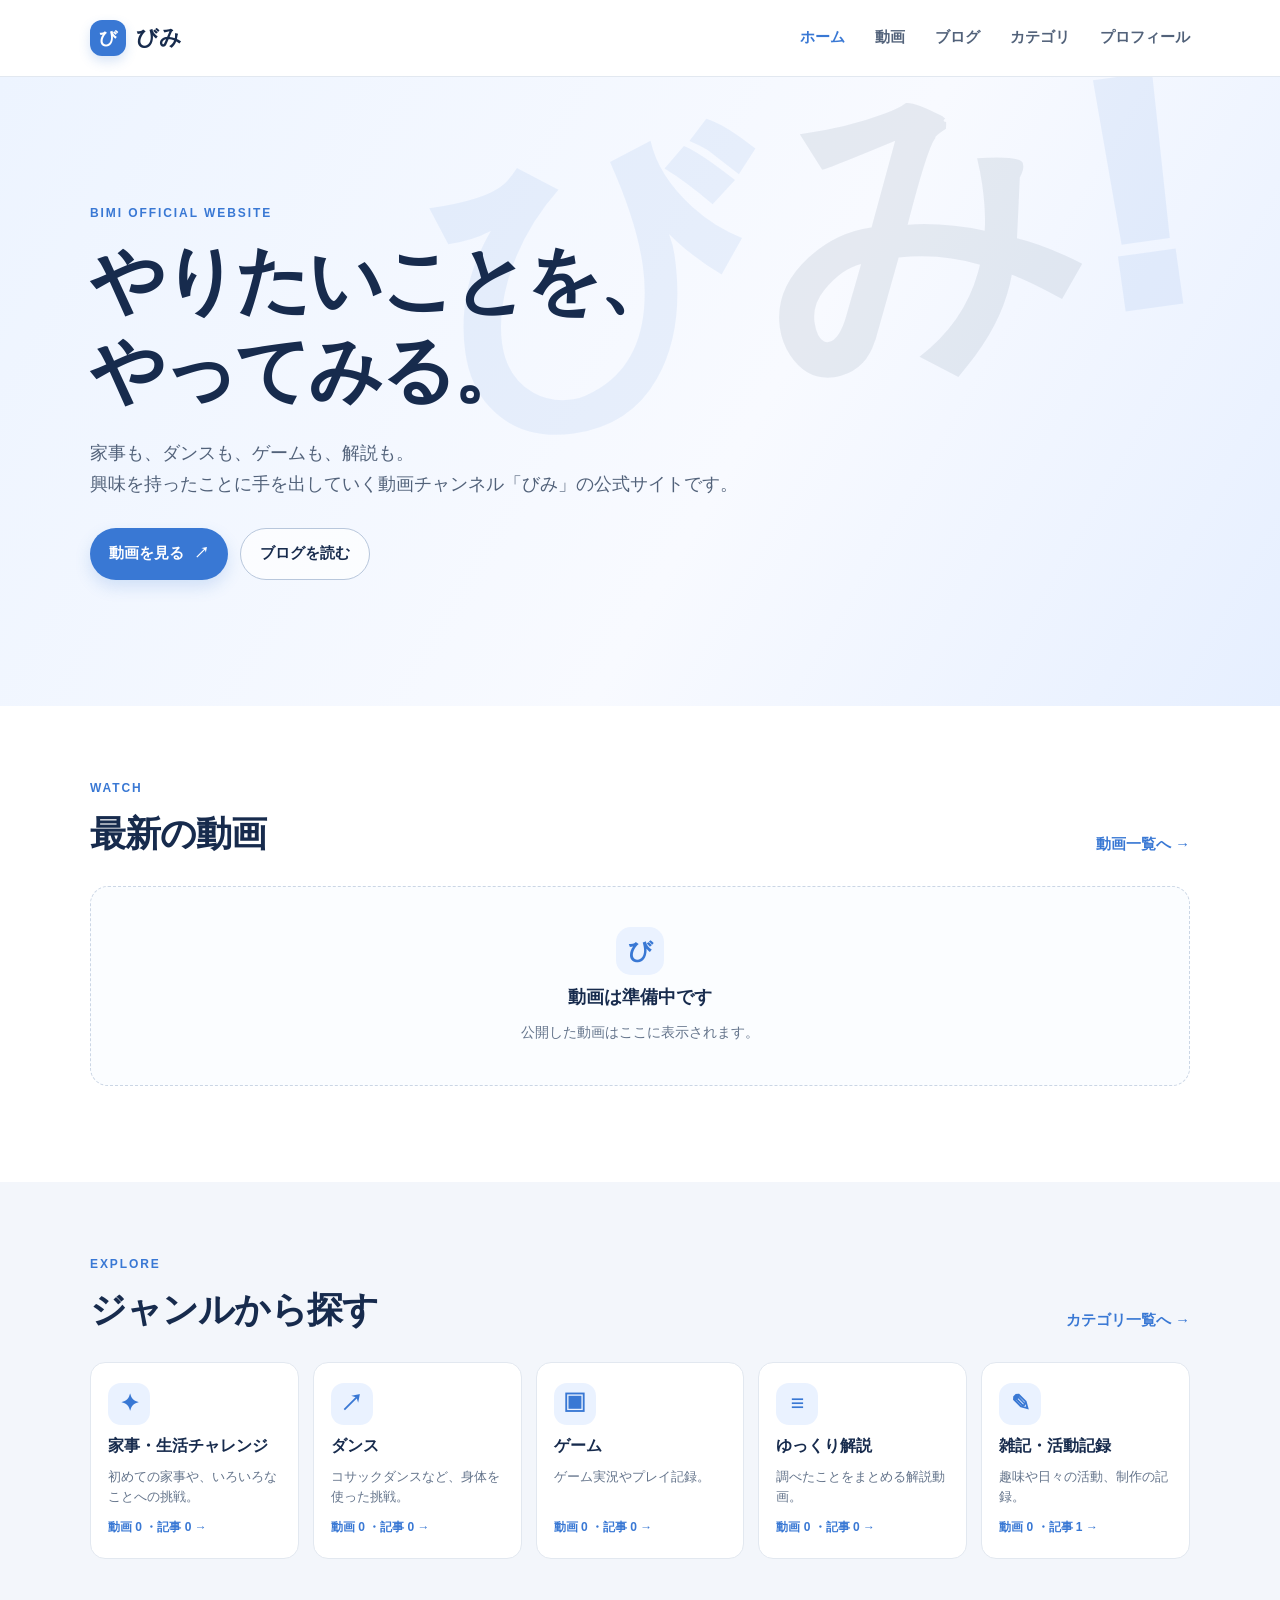
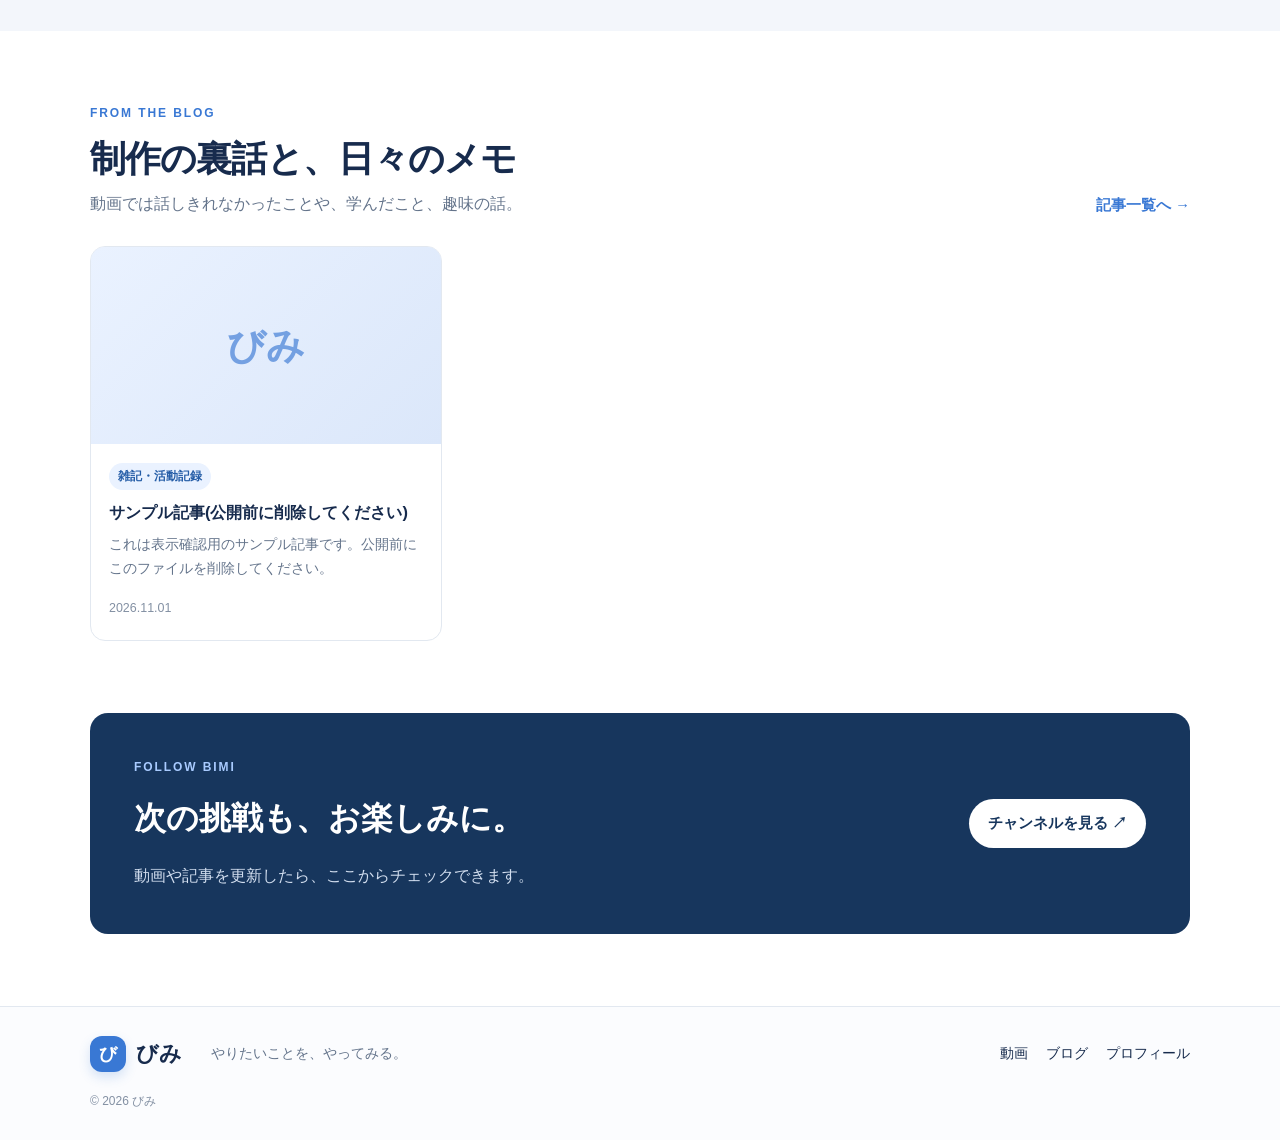
<file: index.html>
<!doctype html>
<html lang="ja">
<head>
  <meta charset="utf-8">
  <meta name="viewport" content="width=device-width, initial-scale=1">
  <meta name="description" content="動画チャンネル「びみ」の公式サイト。動画、制作の裏話、学んだこと、趣味の記録を発信します。">
  <title>びみ | 公式サイト</title>
  <link rel="stylesheet" href="assets/css/style.css">
  <script src="assets/js/data.js" defer></script><script src="assets/js/posts.js" defer></script>
  <script src="assets/js/main.js" defer></script>
</head>
<body>
  <header class="site-header">
    <div class="container header-inner">
      <a class="brand" href="index.html" aria-label="びみ ホーム"><span class="brand-mark">び</span><span>びみ</span></a>
      <button class="menu-toggle" aria-expanded="false" aria-controls="site-nav">メニュー</button>
      <nav id="site-nav" class="site-nav">
        <a class="active" href="index.html">ホーム</a>
        <a href="videos.html">動画</a>
        <a href="blog.html">ブログ</a>
        <a href="categories.html">カテゴリ</a>
        <a href="about.html">プロフィール</a>
      </nav>
    </div>
  </header>

  <main>
    <section class="hero">
      <div class="container hero-content">
        <p class="eyebrow">BIMI OFFICIAL WEBSITE</p>
        <h1>やりたいことを、<br>やってみる。</h1>
        <p class="hero-copy">家事も、ダンスも、ゲームも、解説も。<br>興味を持ったことに手を出していく動画チャンネル「びみ」の公式サイトです。</p>
        <div class="button-row">
          <a class="button button-primary" href="videos.html">動画を見る <span aria-hidden="true">↗</span></a>
          <a class="button button-ghost" href="blog.html">ブログを読む</a>
        </div>
      </div>
      <div class="hero-decoration" aria-hidden="true"><span>び</span><span>み</span><span>!</span></div>
    </section>

    <section class="section container">
      <div class="section-heading">
        <div><p class="eyebrow">WATCH</p><h2>最新の動画</h2></div>
        <a class="text-link" href="videos.html">動画一覧へ <span aria-hidden="true">→</span></a>
      </div>
      <div id="featured-video" class="featured-video"></div>
      <div id="video-grid" class="card-grid video-grid"></div>
    </section>

    <section class="section section-muted">
      <div class="container">
        <div class="section-heading">
          <div><p class="eyebrow">EXPLORE</p><h2>ジャンルから探す</h2></div>
          <a class="text-link" href="categories.html">カテゴリ一覧へ <span aria-hidden="true">→</span></a>
        </div>
        <div id="category-grid" class="category-grid"></div>
      </div>
    </section>

    <section class="section container">
      <div class="section-heading">
        <div><p class="eyebrow">FROM THE BLOG</p><h2>制作の裏話と、日々のメモ</h2><p class="section-description">動画では話しきれなかったことや、学んだこと、趣味の話。</p></div>
        <a class="text-link" href="blog.html">記事一覧へ <span aria-hidden="true">→</span></a>
      </div>
      <div id="latest-posts" class="card-grid post-grid"></div>
    </section>

    <section class="container subscribe-banner">
      <div><p class="eyebrow">FOLLOW BIMI</p><h2>次の挑戦も、お楽しみに。</h2><p>動画や記事を更新したら、ここからチェックできます。</p></div>
      <a class="button button-light" id="channel-link" href="videos.html">チャンネルを見る ↗</a>
    </section>
  </main>

  <footer class="site-footer">
    <div class="container footer-inner"><a class="brand" href="index.html"><span class="brand-mark">び</span><span>びみ</span></a><p>やりたいことを、やってみる。</p><nav><a href="videos.html">動画</a><a href="blog.html">ブログ</a><a href="about.html">プロフィール</a></nav><small>© <span id="year"></span> びみ</small></div>
  </footer>
</body>
</html>
</file>
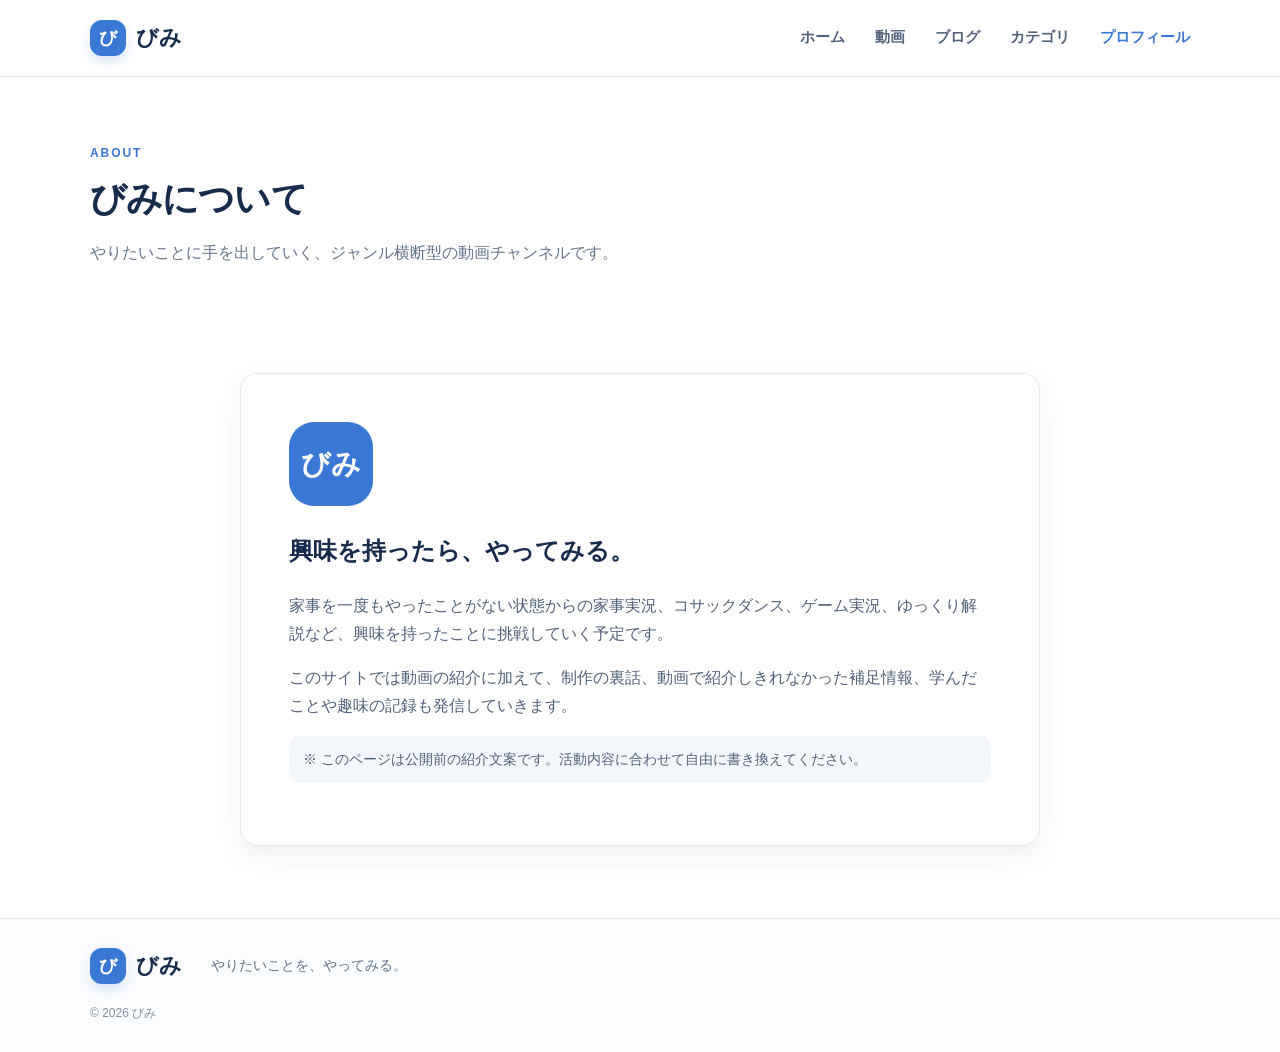
<file: about.html>
<!doctype html>
<html lang="ja"><head><meta charset="utf-8"><meta name="viewport" content="width=device-width, initial-scale=1"><meta name="description" content="動画チャンネルびみについて"><title>プロフィール | びみ</title><link rel="stylesheet" href="assets/css/style.css"></head>
<body><header class="site-header"><div class="container header-inner"><a class="brand" href="index.html"><span class="brand-mark">び</span><span>びみ</span></a><button class="menu-toggle" aria-expanded="false" aria-controls="site-nav">メニュー</button><nav id="site-nav" class="site-nav"><a href="index.html">ホーム</a><a href="videos.html">動画</a><a href="blog.html">ブログ</a><a href="categories.html">カテゴリ</a><a class="active" href="about.html">プロフィール</a></nav></div></header>
<main><section class="page-hero container"><p class="eyebrow">ABOUT</p><h1>びみについて</h1><p>やりたいことに手を出していく、ジャンル横断型の動画チャンネルです。</p></section><section class="section container narrow"><div class="about-card"><div class="about-symbol">びみ</div><h2>興味を持ったら、やってみる。</h2><p>家事を一度もやったことがない状態からの家事実況、コサックダンス、ゲーム実況、ゆっくり解説など、興味を持ったことに挑戦していく予定です。</p><p>このサイトでは動画の紹介に加えて、制作の裏話、動画で紹介しきれなかった補足情報、学んだことや趣味の記録も発信していきます。</p><p class="note">※ このページは公開前の紹介文案です。活動内容に合わせて自由に書き換えてください。</p></div></section></main>
<footer class="site-footer"><div class="container footer-inner"><a class="brand" href="index.html"><span class="brand-mark">び</span><span>びみ</span></a><p>やりたいことを、やってみる。</p><small>© <span id="year"></span> びみ</small></div></footer><script src="assets/js/main.js" defer></script></body></html>
</file>
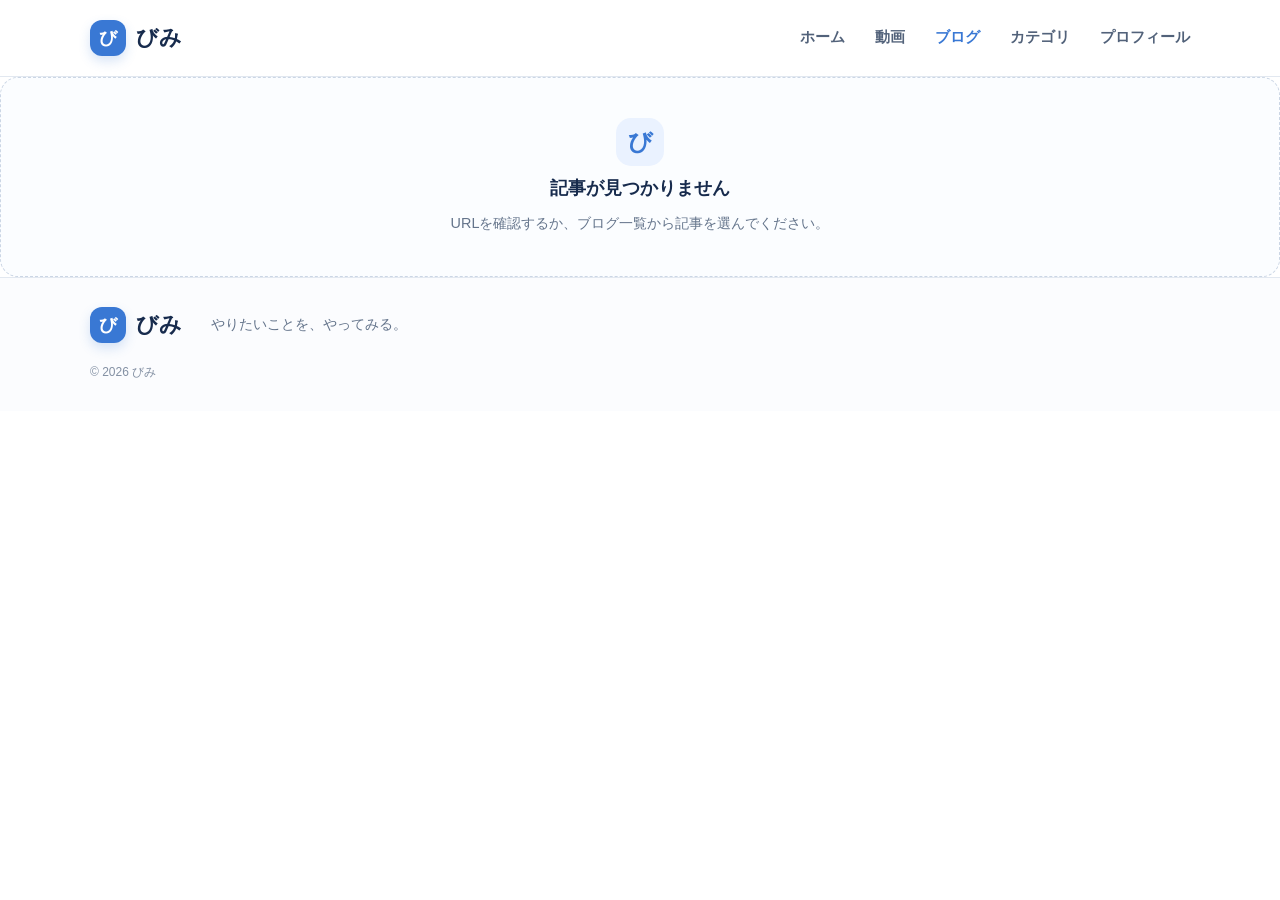
<file: article.html>
<!doctype html>
<html lang="ja"><head><meta charset="utf-8"><meta name="viewport" content="width=device-width, initial-scale=1"><meta name="description" content="びみのブログ記事"><title>記事 | びみ</title><link rel="stylesheet" href="assets/css/style.css"><script src="assets/js/data.js" defer></script><script src="assets/js/posts.js" defer></script><script src="assets/js/main.js" defer></script></head>
<body><header class="site-header"><div class="container header-inner"><a class="brand" href="index.html"><span class="brand-mark">び</span><span>びみ</span></a><button class="menu-toggle" aria-expanded="false" aria-controls="site-nav">メニュー</button><nav id="site-nav" class="site-nav"><a href="index.html">ホーム</a><a href="videos.html">動画</a><a class="active" href="blog.html">ブログ</a><a href="categories.html">カテゴリ</a><a href="about.html">プロフィール</a></nav></div></header>
<main id="article-content"><div class="section container"><p>記事を読み込んでいます…</p></div></main>
<footer class="site-footer"><div class="container footer-inner"><a class="brand" href="index.html"><span class="brand-mark">び</span><span>びみ</span></a><p>やりたいことを、やってみる。</p><small>© <span id="year"></span> びみ</small></div></footer></body></html>
</file>
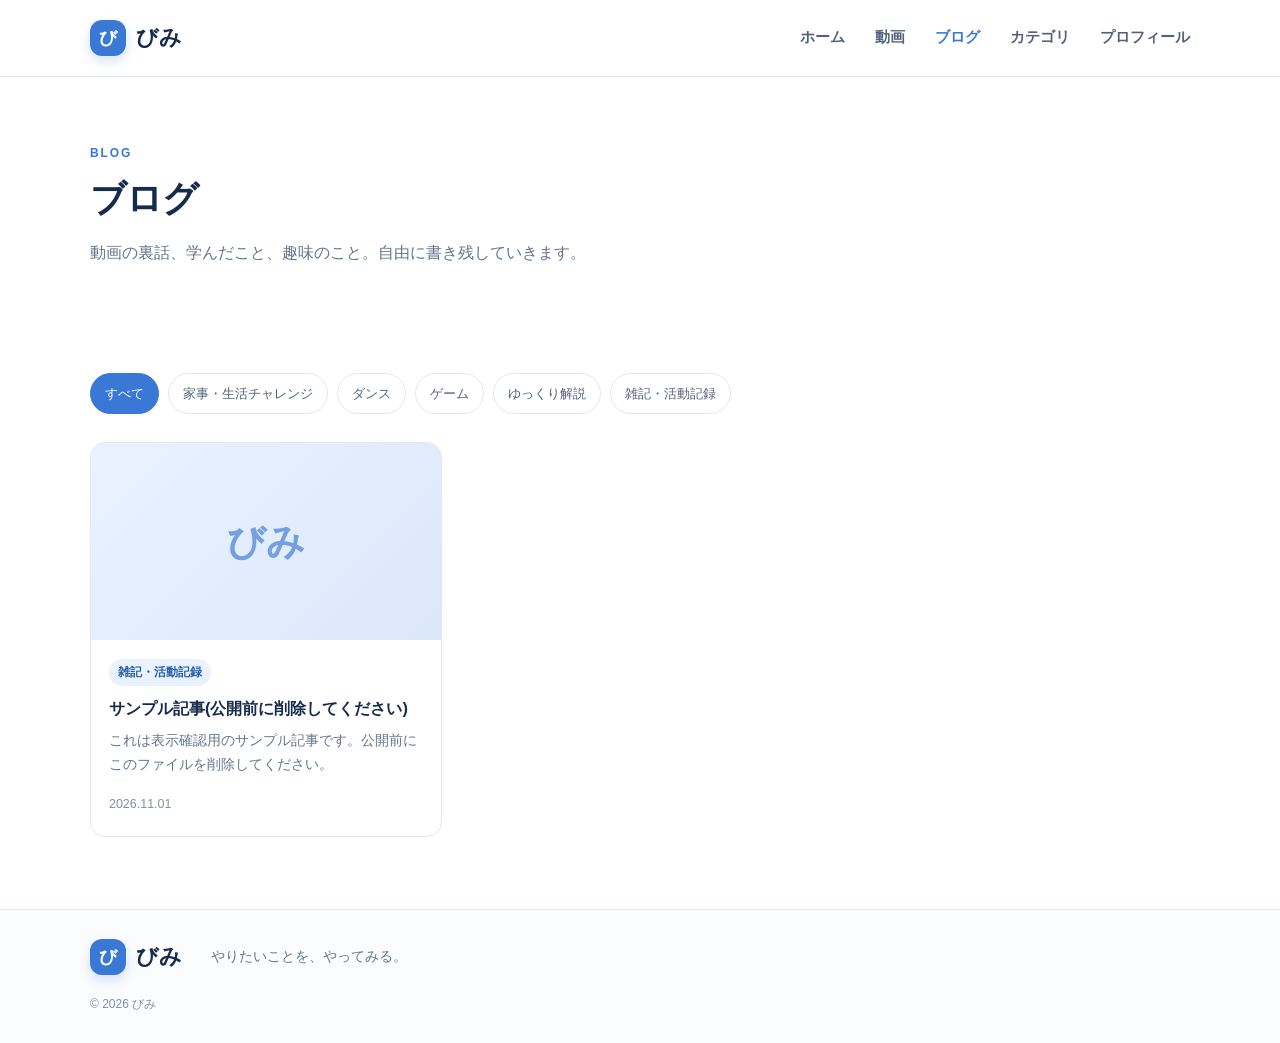
<file: blog.html>
<!doctype html>
<html lang="ja"><head><meta charset="utf-8"><meta name="viewport" content="width=device-width, initial-scale=1"><meta name="description" content="びみの制作裏話、学習メモ、趣味の記録"><title>ブログ | びみ</title><link rel="stylesheet" href="assets/css/style.css"><script src="assets/js/data.js" defer></script><script src="assets/js/posts.js" defer></script><script src="assets/js/main.js" defer></script></head>
<body><header class="site-header"><div class="container header-inner"><a class="brand" href="index.html"><span class="brand-mark">び</span><span>びみ</span></a><button class="menu-toggle" aria-expanded="false" aria-controls="site-nav">メニュー</button><nav id="site-nav" class="site-nav"><a href="index.html">ホーム</a><a href="videos.html">動画</a><a class="active" href="blog.html">ブログ</a><a href="categories.html">カテゴリ</a><a href="about.html">プロフィール</a></nav></div></header>
<main><section class="page-hero container"><p class="eyebrow">BLOG</p><h1>ブログ</h1><p>動画の裏話、学んだこと、趣味のこと。自由に書き残していきます。</p></section><section class="section container"><div id="post-filters" class="filter-row"></div><div id="all-posts" class="card-grid post-grid"></div></section></main>
<footer class="site-footer"><div class="container footer-inner"><a class="brand" href="index.html"><span class="brand-mark">び</span><span>びみ</span></a><p>やりたいことを、やってみる。</p><small>© <span id="year"></span> びみ</small></div></footer></body></html>
</file>
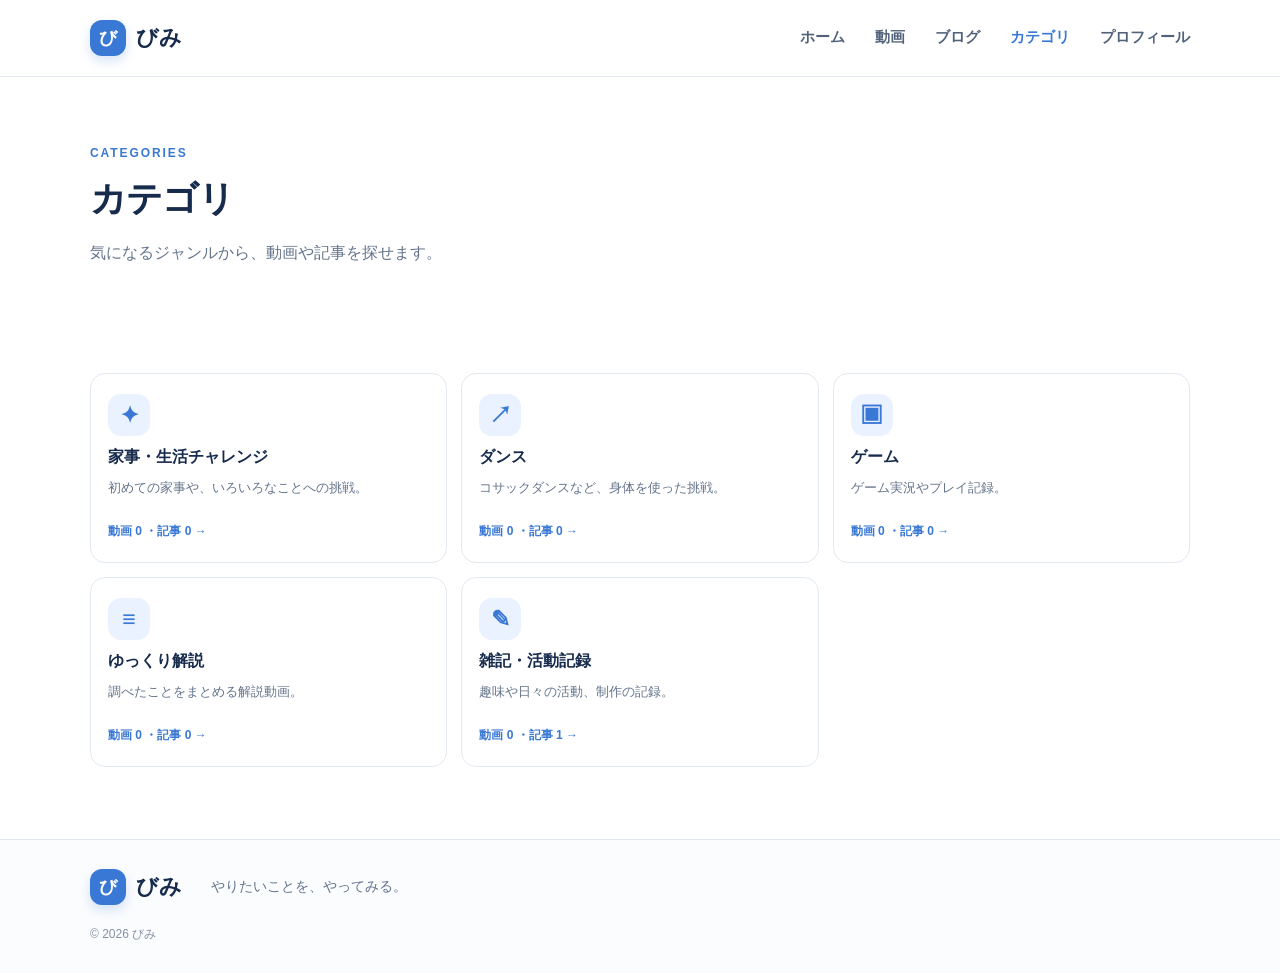
<file: categories.html>
<!doctype html>
<html lang="ja"><head><meta charset="utf-8"><meta name="viewport" content="width=device-width, initial-scale=1"><meta name="description" content="びみのコンテンツをカテゴリから探す"><title>カテゴリ | びみ</title><link rel="stylesheet" href="assets/css/style.css"><script src="assets/js/data.js" defer></script><script src="assets/js/posts.js" defer></script><script src="assets/js/main.js" defer></script></head>
<body><header class="site-header"><div class="container header-inner"><a class="brand" href="index.html"><span class="brand-mark">び</span><span>びみ</span></a><button class="menu-toggle" aria-expanded="false" aria-controls="site-nav">メニュー</button><nav id="site-nav" class="site-nav"><a href="index.html">ホーム</a><a href="videos.html">動画</a><a href="blog.html">ブログ</a><a class="active" href="categories.html">カテゴリ</a><a href="about.html">プロフィール</a></nav></div></header>
<main><section class="page-hero container"><p class="eyebrow">CATEGORIES</p><h1>カテゴリ</h1><p>気になるジャンルから、動画や記事を探せます。</p></section><section class="section container"><div id="all-categories" class="category-grid category-grid-large"></div></section></main>
<footer class="site-footer"><div class="container footer-inner"><a class="brand" href="index.html"><span class="brand-mark">び</span><span>びみ</span></a><p>やりたいことを、やってみる。</p><small>© <span id="year"></span> びみ</small></div></footer></body></html>
</file>
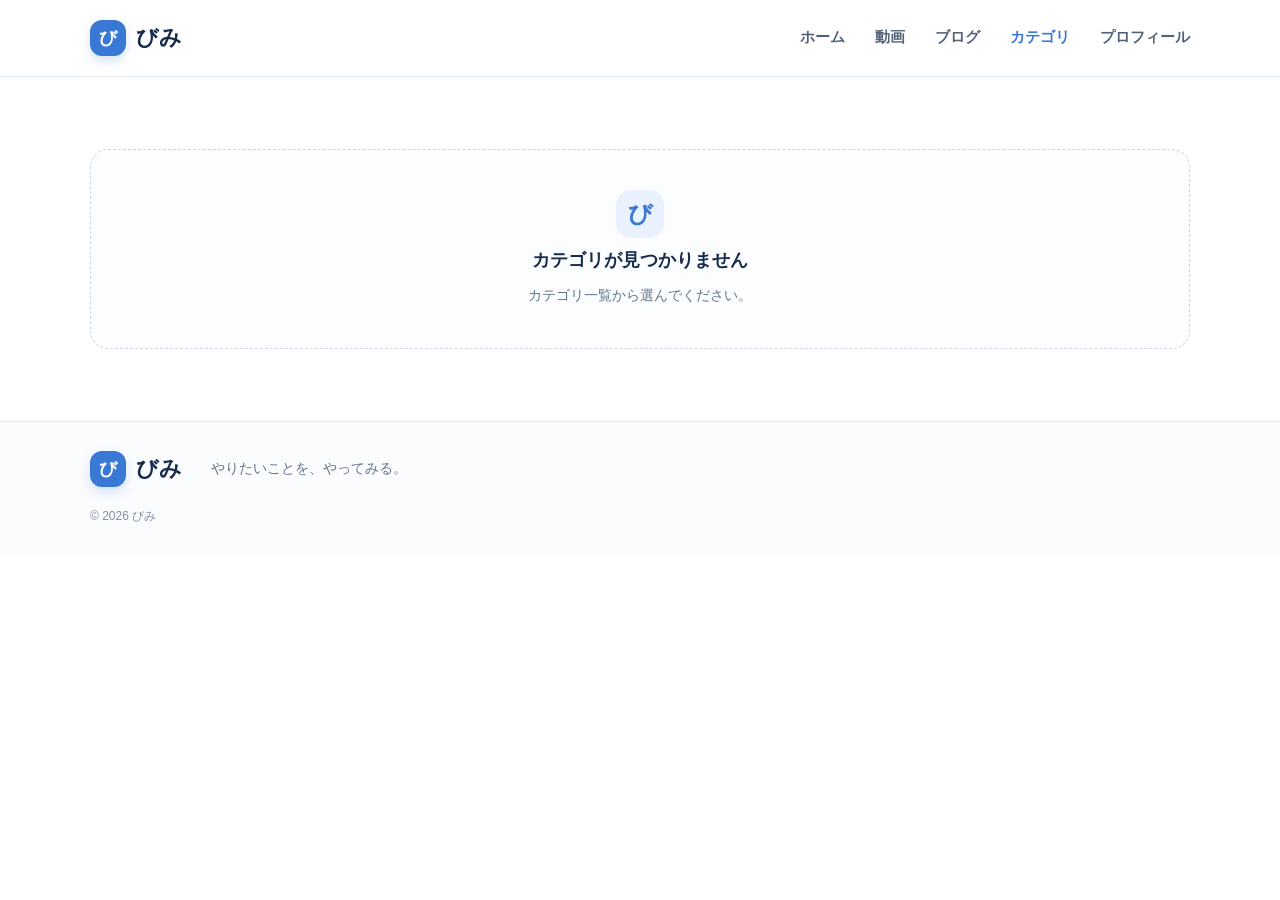
<file: category.html>
<!doctype html>
<html lang="ja"><head><meta charset="utf-8"><meta name="viewport" content="width=device-width, initial-scale=1"><meta name="description" content="びみのカテゴリ"><title>カテゴリ | びみ</title><link rel="stylesheet" href="assets/css/style.css"><script src="assets/js/data.js" defer></script><script src="assets/js/posts.js" defer></script><script src="assets/js/main.js" defer></script></head>
<body><header class="site-header"><div class="container header-inner"><a class="brand" href="index.html"><span class="brand-mark">び</span><span>びみ</span></a><button class="menu-toggle" aria-expanded="false" aria-controls="site-nav">メニュー</button><nav id="site-nav" class="site-nav"><a href="index.html">ホーム</a><a href="videos.html">動画</a><a href="blog.html">ブログ</a><a class="active" href="categories.html">カテゴリ</a><a href="about.html">プロフィール</a></nav></div></header>
<main id="category-content"><div class="section container"><p>カテゴリを読み込んでいます…</p></div></main>
<footer class="site-footer"><div class="container footer-inner"><a class="brand" href="index.html"><span class="brand-mark">び</span><span>びみ</span></a><p>やりたいことを、やってみる。</p><small>© <span id="year"></span> びみ</small></div></footer></body></html>
</file>
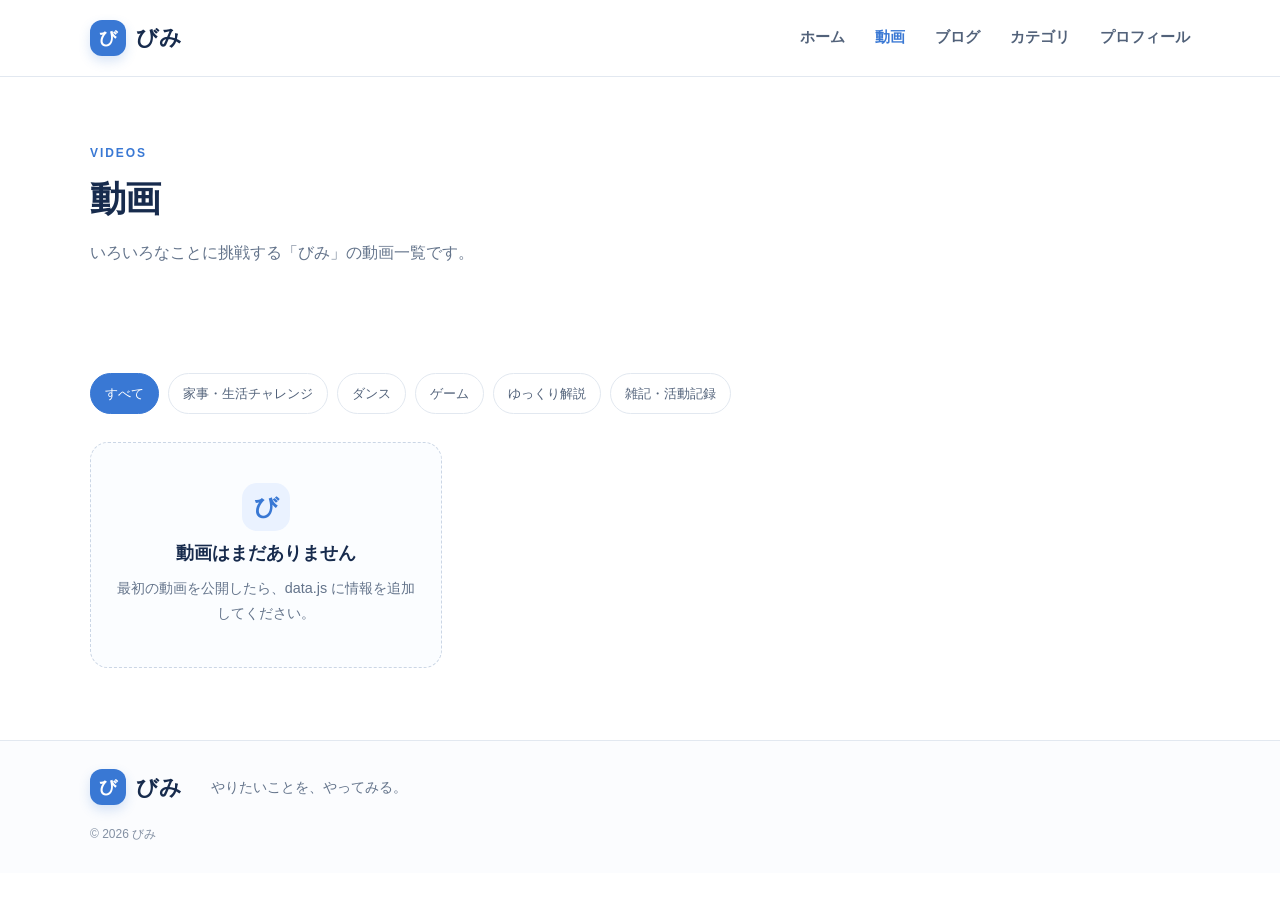
<file: videos.html>
<!doctype html>
<html lang="ja"><head><meta charset="utf-8"><meta name="viewport" content="width=device-width, initial-scale=1"><meta name="description" content="びみの動画一覧"><title>動画一覧 | びみ</title><link rel="stylesheet" href="assets/css/style.css"><script src="assets/js/data.js" defer></script><script src="assets/js/posts.js" defer></script><script src="assets/js/main.js" defer></script></head>
<body><header class="site-header"><div class="container header-inner"><a class="brand" href="index.html"><span class="brand-mark">び</span><span>びみ</span></a><button class="menu-toggle" aria-expanded="false" aria-controls="site-nav">メニュー</button><nav id="site-nav" class="site-nav"><a href="index.html">ホーム</a><a class="active" href="videos.html">動画</a><a href="blog.html">ブログ</a><a href="categories.html">カテゴリ</a><a href="about.html">プロフィール</a></nav></div></header>
<main><section class="page-hero container"><p class="eyebrow">VIDEOS</p><h1>動画</h1><p>いろいろなことに挑戦する「びみ」の動画一覧です。</p></section><section class="section container"><div id="video-filters" class="filter-row"></div><div id="all-videos" class="card-grid video-grid"></div></section></main>
<footer class="site-footer"><div class="container footer-inner"><a class="brand" href="index.html"><span class="brand-mark">び</span><span>びみ</span></a><p>やりたいことを、やってみる。</p><small>© <span id="year"></span> びみ</small></div></footer></body></html>
</file>
<file: assets/css/style.css>
:root {
  --ink: #172b4d; --muted: #64748b; --blue: #3978d4; --blue-dark: #17365d;
  --pale: #f3f6fb; --line: #e2e8f0; --white: #fff; --radius: 18px;
  --shadow: 0 10px 30px rgba(23,43,77,.07);
}
* { box-sizing: border-box; }
html { scroll-behavior: smooth; }
body { margin: 0; color: var(--ink); background: var(--white); font-family: -apple-system, BlinkMacSystemFont, "Segoe UI", "Noto Sans JP", "Hiragino Kaku Gothic ProN", Meiryo, sans-serif; line-height: 1.75; }
a { color: inherit; text-decoration: none; }
a:hover { color: var(--blue); }
img { max-width: 100%; display: block; }
.container { width: min(1100px, calc(100% - 40px)); margin-inline: auto; }
.site-header { position: sticky; top: 0; z-index: 10; background: rgba(255,255,255,.94); backdrop-filter: blur(14px); border-bottom: 1px solid var(--line); }
.header-inner { min-height: 76px; display: flex; align-items: center; justify-content: space-between; gap: 28px; }
.brand { display: inline-flex; align-items: center; gap: 10px; font-weight: 850; font-size: 1.35rem; letter-spacing: .02em; white-space: nowrap; }
.brand-mark { display: grid; place-items: center; width: 36px; height: 36px; border-radius: 12px; color: white; background: var(--blue); font-size: 1.15rem; box-shadow: 0 5px 12px #3978d433; }
.site-nav { display: flex; align-items: center; gap: clamp(14px, 2.5vw, 30px); }
.site-nav a { color: #52627a; font-size: .92rem; font-weight: 650; padding: 8px 0; }
.site-nav a:hover, .site-nav a.active { color: var(--blue); }
.menu-toggle { display: none; border: 1px solid var(--line); border-radius: 10px; padding: 8px 12px; color: var(--ink); background: white; font: inherit; }
.hero { position: relative; overflow: hidden; background: linear-gradient(120deg, #edf4ff, #f8faff 58%, #e6efff); }
.hero-content { position: relative; z-index: 1; padding-block: clamp(70px, 10vw, 126px); }
.eyebrow { margin: 0 0 12px; color: var(--blue); font-size: .75rem; font-weight: 850; letter-spacing: .16em; }
.hero h1 { margin: 0; font-size: clamp(2.4rem, 6vw, 4.6rem); line-height: 1.22; letter-spacing: -.045em; }
.hero-copy { margin: 22px 0 28px; color: #52627a; font-size: clamp(1rem, 2vw, 1.12rem); }
.hero-decoration { position: absolute; right: max(4vw, calc((100vw - 1100px)/2)); top: 5%; color: #3978d4; opacity: .08; font-size: clamp(9rem, 25vw, 21rem); font-weight: 950; line-height: .85; transform: rotate(-8deg); user-select: none; }
.hero-decoration span:nth-child(2) { color: #17365d; }
.button-row { display: flex; flex-wrap: wrap; gap: 12px; }
.button { display: inline-flex; align-items: center; justify-content: center; gap: 10px; padding: 12px 19px; border-radius: 999px; font-weight: 750; font-size: .92rem; transition: transform .2s, box-shadow .2s; }
.button:hover { transform: translateY(-2px); }
.button-primary { background: var(--blue); color: white; box-shadow: 0 7px 16px #3978d42e; }
.button-primary:hover { color: white; background: #2867c1; }
.button-ghost { border: 1px solid #b8c7dc; color: var(--ink); background: rgba(255,255,255,.7); }
.button-light { color: var(--blue-dark); background: white; }
.section { padding-block: 72px; }
.section-muted { background: var(--pale); }
.section-heading { display: flex; align-items: end; justify-content: space-between; gap: 20px; margin-bottom: 28px; }
.section-heading h2, .page-hero h1 { margin: 0; font-size: clamp(1.65rem, 3vw, 2.25rem); line-height: 1.3; letter-spacing: -.025em; }
.section-description { margin: 8px 0 0; color: var(--muted); }
.text-link { color: var(--blue); font-weight: 750; white-space: nowrap; font-size: .92rem; }
.featured-video { margin-bottom: 24px; }
.featured-card { display: grid; grid-template-columns: 1.1fr 1fr; gap: clamp(22px, 4vw, 44px); align-items: center; padding: 20px; border: 1px solid var(--line); border-radius: var(--radius); box-shadow: var(--shadow); }
.featured-image { width: 100%; aspect-ratio: 16 / 9; object-fit: cover; border-radius: 12px; }
.featured-copy h3 { margin: 12px 0; font-size: clamp(1.3rem, 2.5vw, 1.8rem); line-height: 1.4; }
.featured-copy p { color: var(--muted); }
.card-grid { display: grid; grid-template-columns: repeat(3, minmax(0, 1fr)); gap: 22px; }
.content-card { min-width: 0; overflow: hidden; border: 1px solid var(--line); border-radius: 15px; background: white; transition: transform .2s, box-shadow .2s; }
.content-card:hover { transform: translateY(-3px); box-shadow: var(--shadow); }
.card-image-link { display: block; position: relative; overflow: hidden; background: #e9eff8; }
.card-image { width: 100%; aspect-ratio: 16 / 9; object-fit: cover; transition: transform .25s; }
.content-card:hover .card-image { transform: scale(1.025); }
.play-badge { position: absolute; left: 14px; bottom: 14px; display: grid; place-items: center; width: 38px; height: 38px; border-radius: 50%; color: var(--blue-dark); background: white; box-shadow: var(--shadow); }
.card-body { padding: 17px 18px 19px; }
.pill { display: inline-flex; align-items: center; padding: 3px 9px; border-radius: 999px; color: #255da7; background: #eaf2ff; font-size: .74rem; font-weight: 750; }
.card-body h3 { margin: 10px 0 7px; font-size: 1.03rem; line-height: 1.5; }
.card-body p { margin: 0 0 12px; color: var(--muted); font-size: .88rem; }
.card-body time, .article-header time { color: #8390a3; font-size: .78rem; }
.image-placeholder { display: grid; place-items: center; aspect-ratio: 16 / 9; color: #3978d4; background: linear-gradient(135deg, #eaf2ff, #dbe7fa); overflow: hidden; }
.image-placeholder span { font-size: 2.4rem; font-weight: 900; opacity: .65; }
.category-grid { display: grid; grid-template-columns: repeat(5, minmax(0, 1fr)); gap: 14px; }
.category-card { display: flex; flex-direction: column; align-items: flex-start; gap: 10px; min-height: 190px; padding: 20px 17px; border: 1px solid var(--line); border-radius: 15px; background: white; transition: transform .2s, border-color .2s; }
.category-card:hover { transform: translateY(-3px); border-color: #a7c4ef; }
.category-icon { display: grid; place-items: center; width: 42px; height: 42px; border-radius: 13px; color: var(--blue); background: #eaf2ff; font-size: 1.45rem; font-weight: 800; }
.category-card-title { font-weight: 800; line-height: 1.4; }
.category-card-description { color: var(--muted); font-size: .8rem; line-height: 1.55; }
.category-count { margin-top: auto; color: var(--blue); font-size: .75rem; font-weight: 750; }
.subscribe-banner { display: flex; align-items: center; justify-content: space-between; gap: 24px; margin-block: 0 72px; padding: clamp(24px, 5vw, 44px); border-radius: var(--radius); color: white; background: var(--blue-dark); }
.subscribe-banner .eyebrow { color: #a9cbff; }
.subscribe-banner h2 { margin: 0; font-size: clamp(1.4rem, 3vw, 2rem); }
.subscribe-banner p:not(.eyebrow) { margin-bottom: 0; color: #d2deef; }
.site-footer { border-top: 1px solid var(--line); background: #fbfcfe; }
.footer-inner { display: flex; align-items: center; flex-wrap: wrap; gap: 18px 28px; padding-block: 28px; }
.footer-inner p { margin: 0; color: var(--muted); font-size: .85rem; }
.footer-inner nav { display: flex; gap: 18px; margin-left: auto; font-size: .85rem; }
.footer-inner small { width: 100%; color: #8390a3; font-size: .75rem; }
.page-hero { padding-block: 66px 34px; }
.page-hero p:last-child { color: var(--muted); margin-bottom: 0; }
.filter-row { display: flex; flex-wrap: wrap; gap: 9px; margin-bottom: 28px; }
.filter-button { padding: 8px 14px; border: 1px solid var(--line); border-radius: 999px; color: #52627a; background: white; font: inherit; font-size: .84rem; cursor: pointer; }
.filter-button:hover, .filter-button.is-active { border-color: var(--blue); color: white; background: var(--blue); }
.empty-state { display: grid; justify-items: center; gap: 7px; padding: 40px 20px; border: 1px dashed #cbd6e5; border-radius: var(--radius); text-align: center; background: #fbfdff; }
.empty-state h3 { margin: 0; font-size: 1.1rem; }
.empty-state p { max-width: 460px; margin: 0; color: var(--muted); font-size: .9rem; }
.empty-symbol { display: grid; place-items: center; width: 48px; height: 48px; border-radius: 15px; color: var(--blue); background: #eaf2ff; font-size: 1.5rem; font-weight: 900; }
.category-grid-large { grid-template-columns: repeat(3, minmax(0, 1fr)); }
.narrow { max-width: 800px; }
.about-card { padding: clamp(24px, 5vw, 48px); border: 1px solid var(--line); border-radius: var(--radius); box-shadow: var(--shadow); }
.about-symbol { display: grid; place-items: center; width: 84px; height: 84px; border-radius: 25px; color: white; background: var(--blue); font-size: 1.8rem; font-weight: 900; }
.about-card h2 { margin-top: 24px; }
.about-card p { color: #52627a; }
.note { padding: 12px 14px; border-radius: 10px; background: var(--pale); font-size: .85rem; }
.article { width: min(760px, calc(100% - 40px)); margin: 0 auto; padding-block: 44px 90px; }
.back-link { color: var(--blue); font-weight: 700; font-size: .9rem; }
.article-header { padding-block: 32px 24px; }
.article-header h1 { margin: 15px 0; font-size: clamp(2rem, 5vw, 3.2rem); line-height: 1.35; letter-spacing: -.035em; }
.article-description { color: var(--muted); font-size: 1.08rem; }
.article-image { width: 100%; max-height: 460px; object-fit: cover; border-radius: 15px; margin-bottom: 30px; }
.article-body { font-size: 1.04rem; line-height: 2; }
.article-body p { margin: 0 0 1.5em; }
.related-video { margin-top: 42px; padding: 24px; border-radius: 15px; background: var(--pale); }
.subsection-title { margin-top: 48px; }
@media (max-width: 850px) {
  .site-nav { gap: 14px; }
  .site-nav a { font-size: .85rem; }
  .category-grid { grid-template-columns: repeat(3, minmax(0, 1fr)); }
  .card-grid { grid-template-columns: repeat(2, minmax(0, 1fr)); }
}
@media (max-width: 640px) {
  .container { width: min(100% - 32px, 1100px); }
  .header-inner { min-height: 66px; flex-wrap: wrap; gap: 0; }
  .menu-toggle { display: inline-flex; }
  .site-nav { display: none; width: 100%; padding: 4px 0 16px; flex-direction: column; align-items: stretch; gap: 0; }
  .site-nav.is-open { display: flex; }
  .site-nav a { padding: 10px 4px; border-top: 1px solid var(--line); }
  .hero-content { padding-block: 66px 76px; }
  .hero-decoration { right: -6px; top: 25%; font-size: 10rem; }
  .section { padding-block: 52px; }
  .section-heading { align-items: flex-start; flex-direction: column; gap: 10px; }
  .featured-card { grid-template-columns: 1fr; padding: 13px; gap: 10px; }
  .card-grid { grid-template-columns: 1fr; gap: 15px; }
  .category-grid, .category-grid-large { grid-template-columns: repeat(2, minmax(0, 1fr)); gap: 10px; }
  .category-card { min-height: 175px; padding: 15px 13px; }
  .subscribe-banner { align-items: flex-start; flex-direction: column; margin-bottom: 48px; }
  .footer-inner { gap: 12px 20px; }
  .footer-inner nav { width: 100%; margin-left: 0; }
  .page-hero { padding-block: 48px 24px; }
}
@media (prefers-reduced-motion: reduce) { *, *::before, *::after { scroll-behavior: auto !important; transition: none !important; } }

/* 記事本文(Markdown) */
.article-body h2 { margin: 2.2em 0 .8em; font-size: 1.45rem; line-height: 1.5; padding-bottom: .4em; border-bottom: 2px solid var(--line); }
.article-body h3 { margin: 1.8em 0 .6em; font-size: 1.2rem; line-height: 1.5; }
.article-body ul, .article-body ol { margin: 0 0 1.5em; padding-left: 1.5em; }
.article-body blockquote { margin: 0 0 1.5em; padding: .2em 1.2em; color: var(--muted); border-left: 4px solid var(--line); }
.article-body a { color: var(--blue); text-decoration: underline; text-underline-offset: 3px; }
.article-body figure { margin: 0 0 1.5em; }
.article-body img { width: 100%; border-radius: 12px; }
</file>
